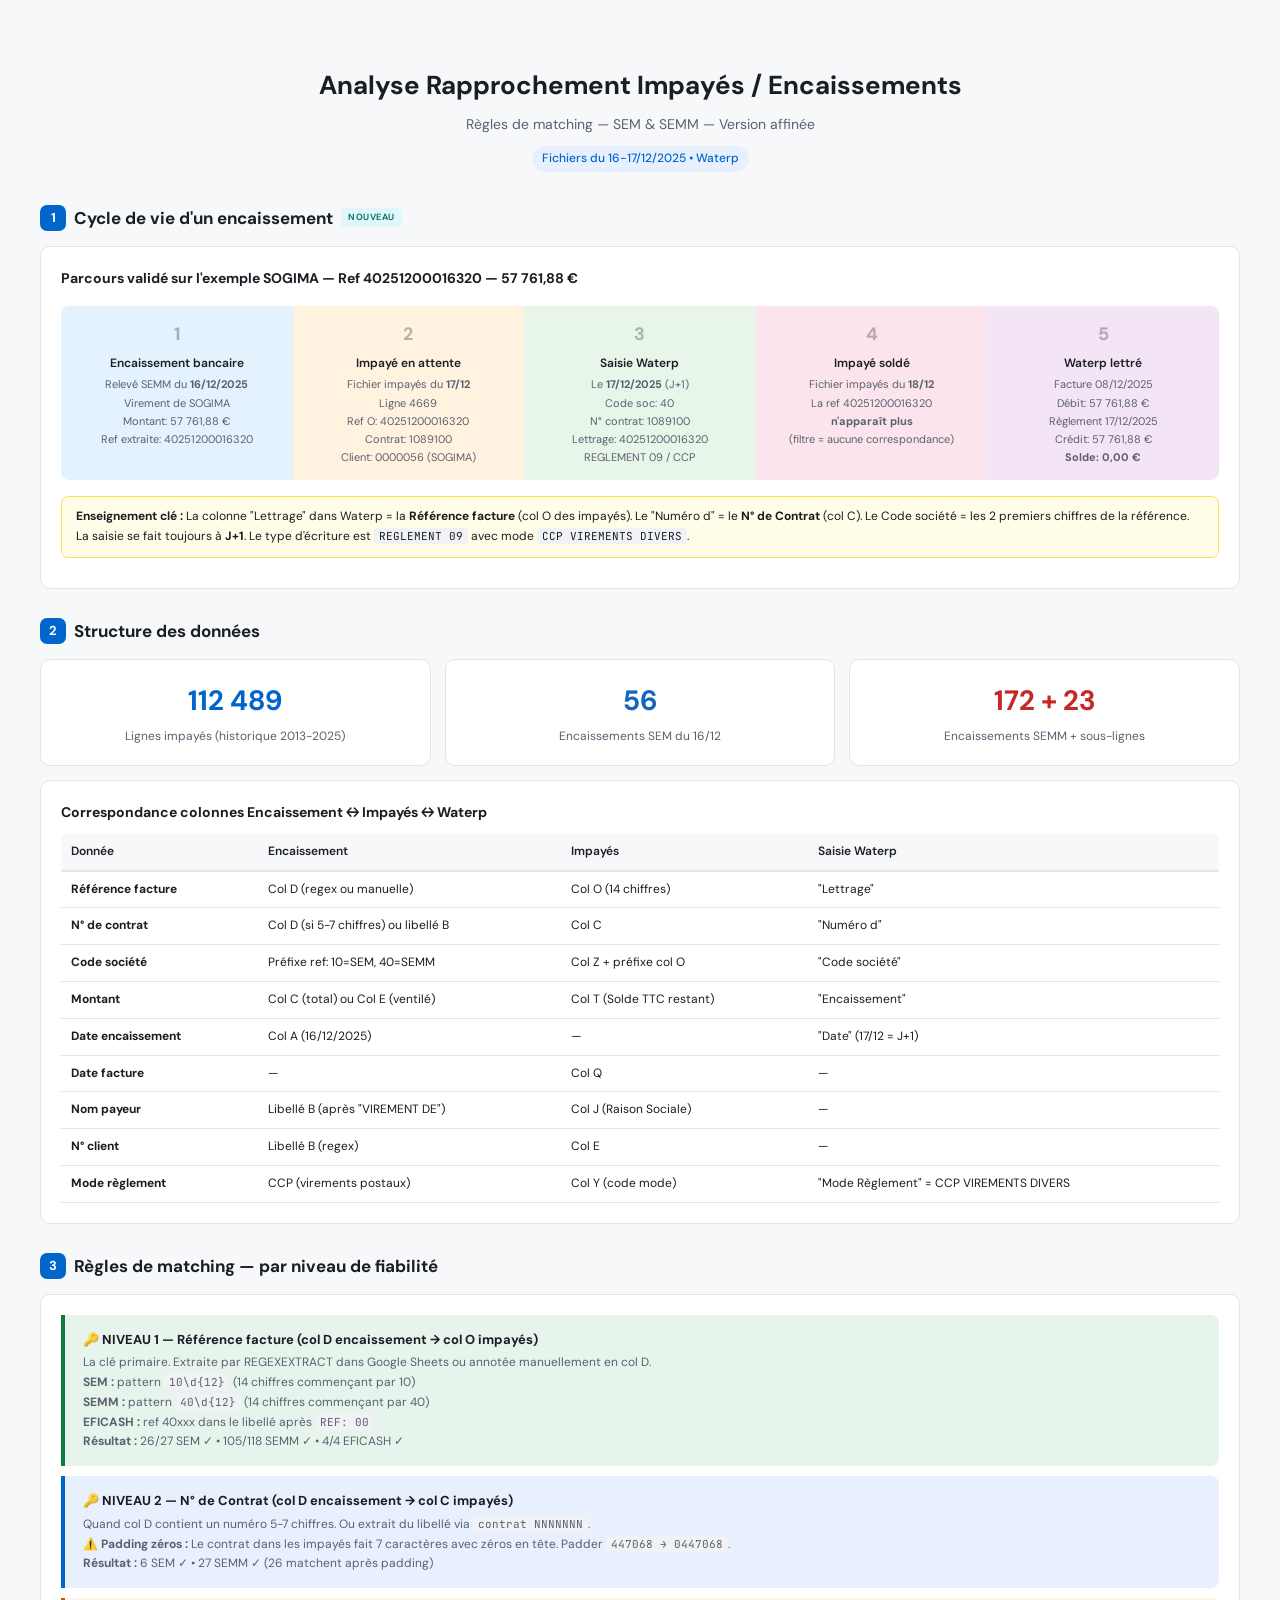
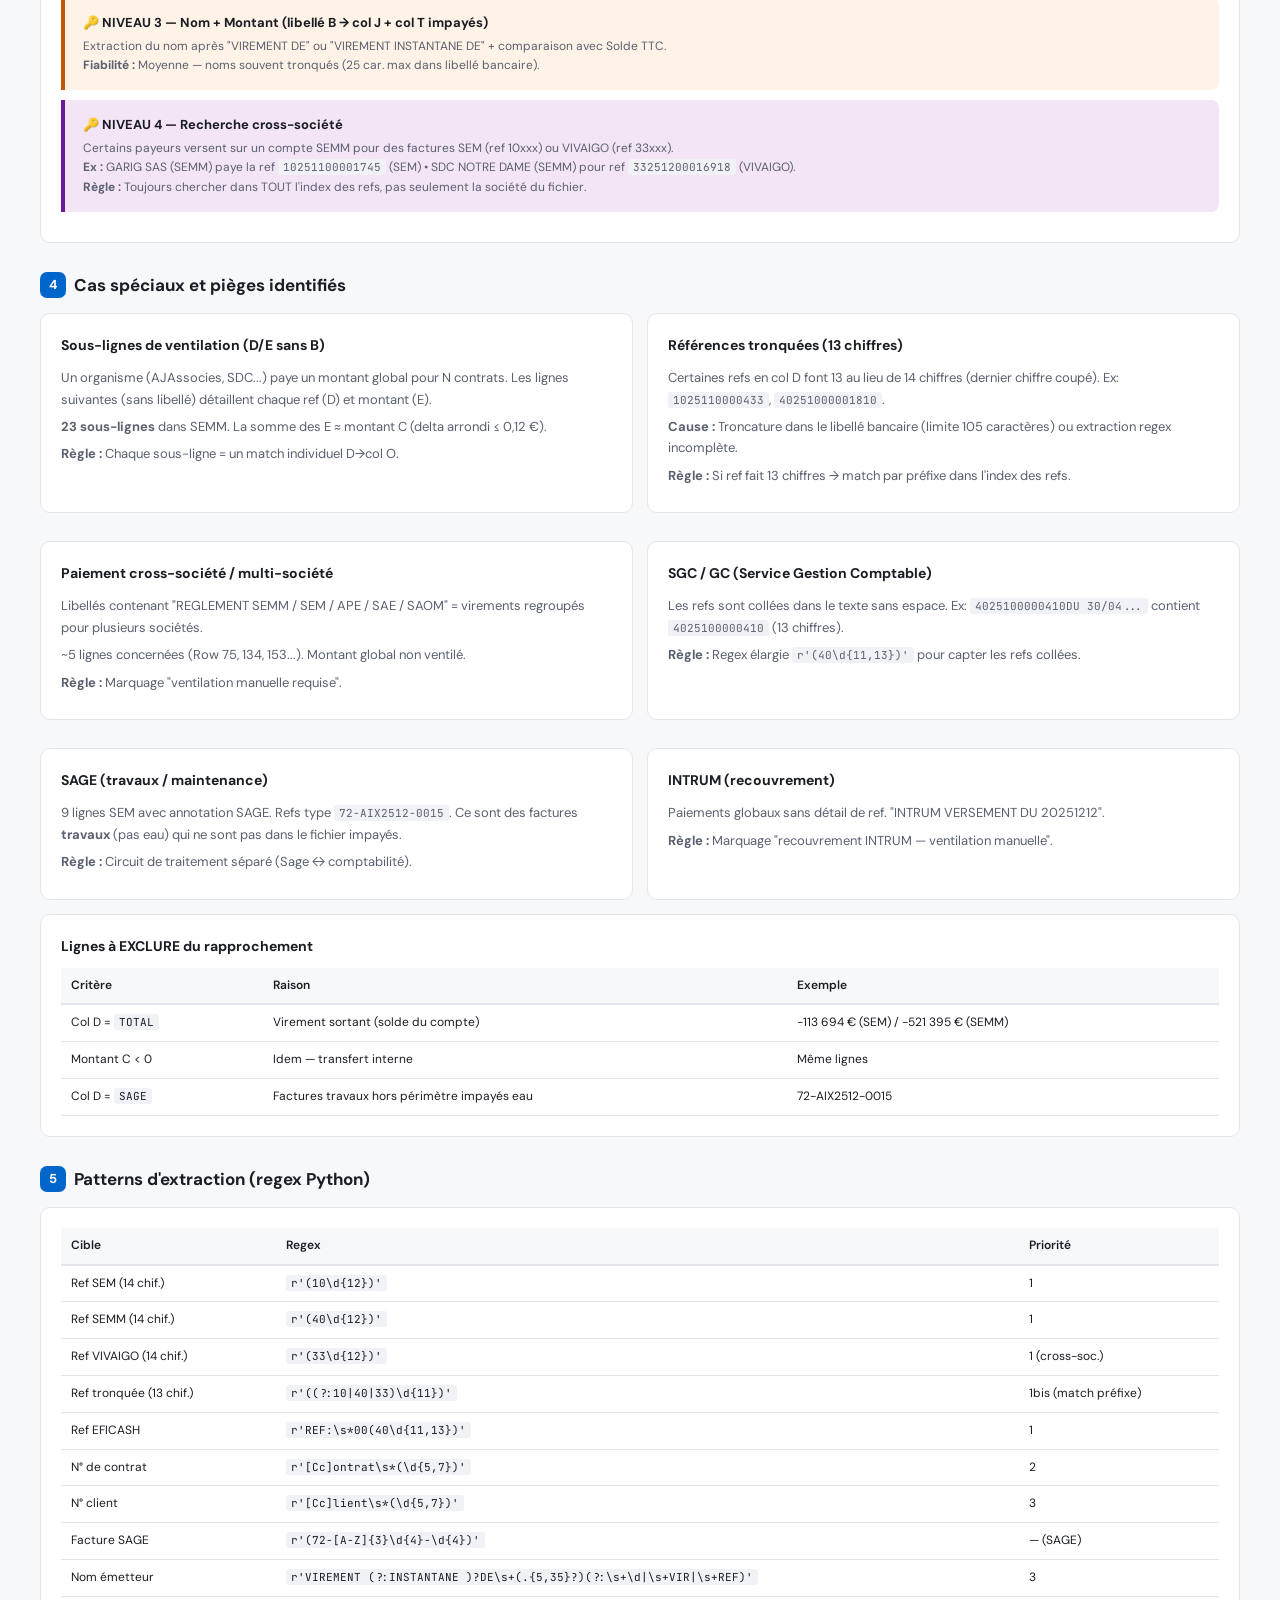
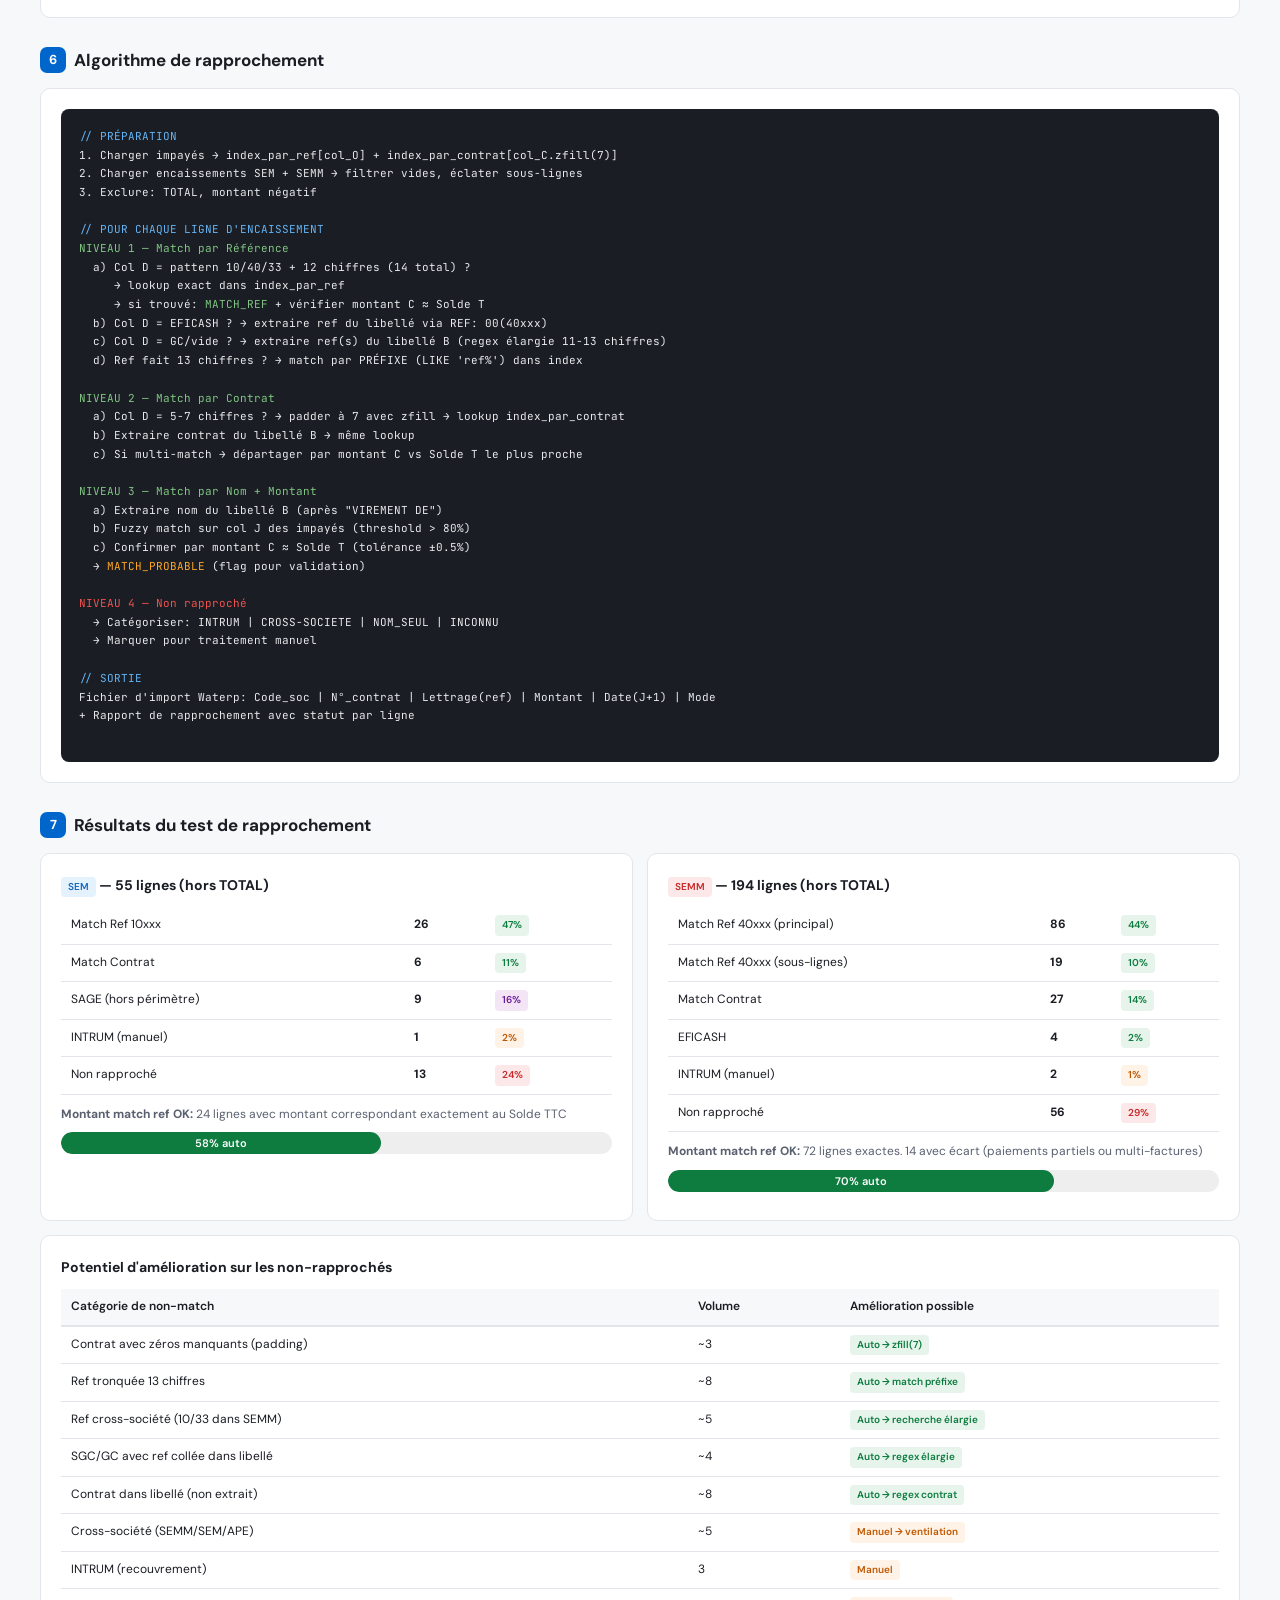
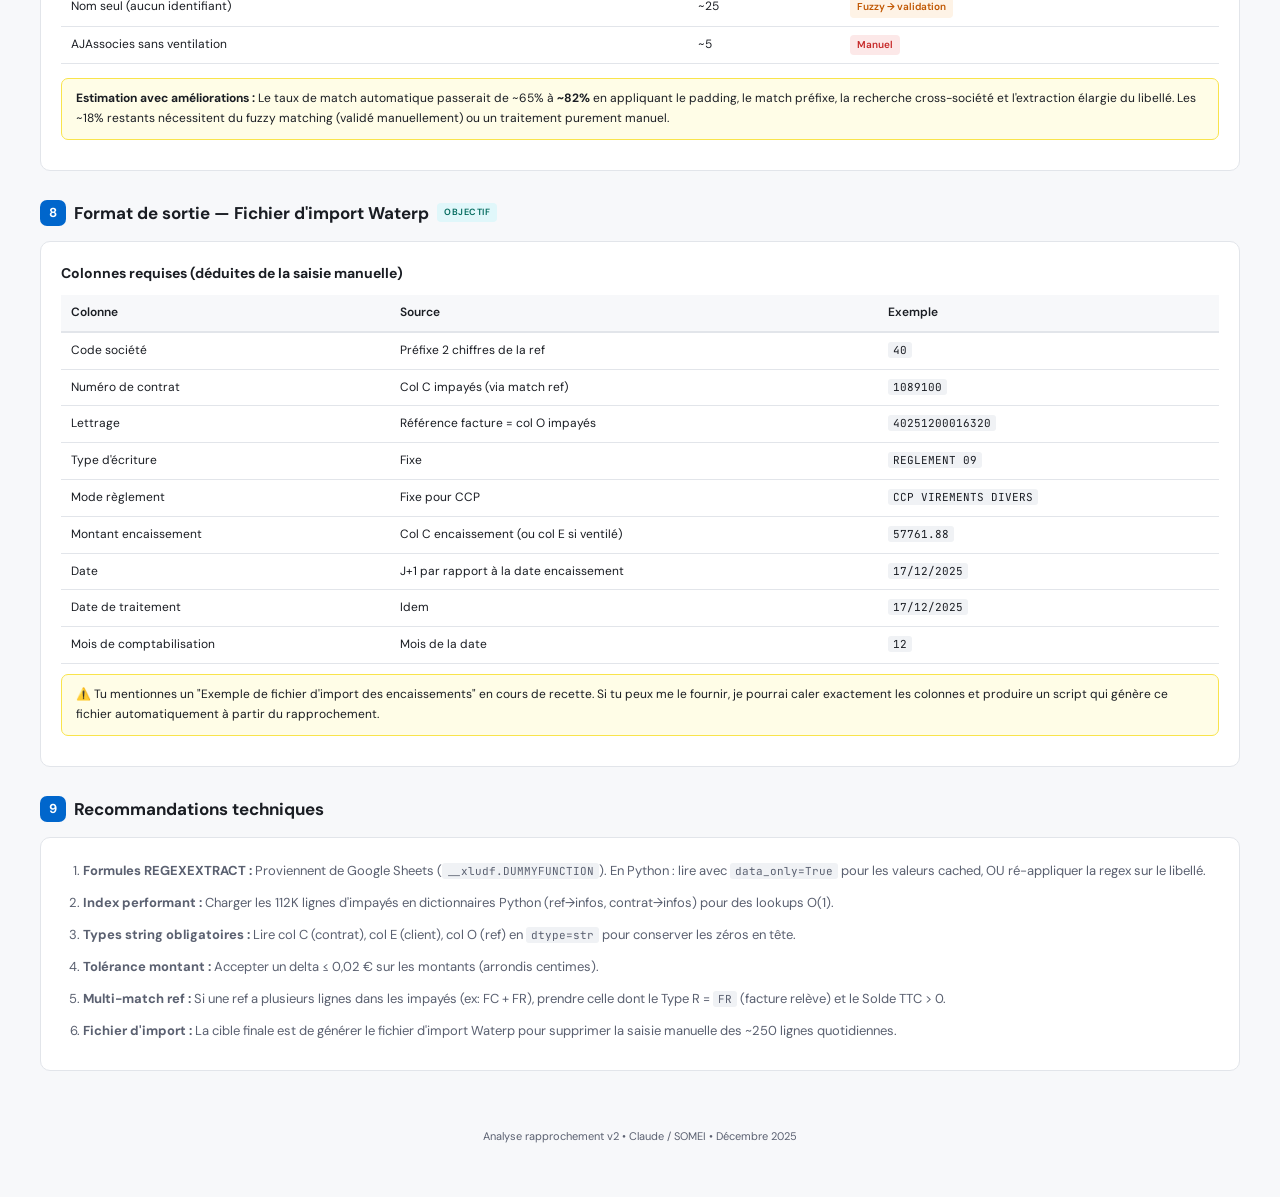
<file: docs/analyse_rapprochement_v2.html>
<!DOCTYPE html>
<html lang="fr">
<head>
<meta charset="UTF-8">
<meta name="viewport" content="width=device-width, initial-scale=1.0">
<title>Analyse Rapprochement Impayés / Encaissements — v2</title>
<link href="https://fonts.googleapis.com/css2?family=DM+Sans:wght@400;500;700&family=JetBrains+Mono:wght@400;500&display=swap" rel="stylesheet">
<style>
:root{--bg:#f7f8fa;--card:#fff;--border:#e2e5ea;--text:#1a1d23;--text2:#5a6070;--accent:#0066cc;--accent-light:#e8f0fe;--green:#0d7c3e;--green-bg:#e6f4ec;--orange:#c05600;--orange-bg:#fef3e6;--red:#c62828;--red-bg:#fce8e8;--purple:#6a1b9a;--purple-bg:#f3e5f5;--sem:#1565c0;--semm:#c62828}
*{margin:0;padding:0;box-sizing:border-box}body{font-family:'DM Sans',sans-serif;background:var(--bg);color:var(--text);line-height:1.65;padding:24px}
.container{max-width:1200px;margin:0 auto}
header{text-align:center;padding:40px 0 32px}header h1{font-size:26px;font-weight:700;margin-bottom:6px}header .subtitle{color:var(--text2);font-size:14px}header .date{display:inline-block;background:var(--accent-light);color:var(--accent);font-size:12px;font-weight:500;padding:3px 10px;border-radius:20px;margin-top:10px}
.section{margin-bottom:28px}.section-title{font-size:17px;font-weight:700;margin-bottom:14px;display:flex;align-items:center;gap:8px}.section-title .num{background:var(--accent);color:#fff;width:26px;height:26px;border-radius:7px;display:flex;align-items:center;justify-content:center;font-size:13px;font-weight:700;flex-shrink:0}
.card{background:var(--card);border:1px solid var(--border);border-radius:10px;padding:20px;margin-bottom:14px}.card h3{font-size:14px;font-weight:700;margin-bottom:10px}.card p,.card li{font-size:13px;color:var(--text2);margin-bottom:6px}
.grid2{display:grid;grid-template-columns:1fr 1fr;gap:14px}.grid3{display:grid;grid-template-columns:1fr 1fr 1fr;gap:14px}@media(max-width:800px){.grid2,.grid3{grid-template-columns:1fr}}
.stat-card{background:var(--card);border:1px solid var(--border);border-radius:10px;padding:18px;text-align:center}.stat-card .value{font-size:28px;font-weight:700;color:var(--accent)}.stat-card .label{font-size:12px;color:var(--text2);margin-top:3px}.stat-card.sem .value{color:var(--sem)}.stat-card.semm .value{color:var(--semm)}.stat-card.ok .value{color:var(--green)}
table{width:100%;border-collapse:collapse;font-size:12px}th{background:var(--bg);font-weight:600;text-align:left;padding:8px 10px;border-bottom:2px solid var(--border)}td{padding:8px 10px;border-bottom:1px solid var(--border);vertical-align:top}tr:hover td{background:#fafbfc}
.tag{display:inline-block;font-size:10px;font-weight:600;padding:2px 7px;border-radius:4px}.tag-sem{background:#e3f2fd;color:var(--sem)}.tag-semm{background:var(--red-bg);color:var(--semm)}.tag-match{background:var(--green-bg);color:var(--green)}.tag-warn{background:var(--orange-bg);color:var(--orange)}.tag-critical{background:var(--red-bg);color:var(--red)}.tag-info{background:var(--purple-bg);color:var(--purple)}.tag-new{background:#e0f7fa;color:#00695c;font-size:9px;text-transform:uppercase;letter-spacing:.5px}
.rule-box{border-left:4px solid var(--accent);padding:14px 18px;background:var(--accent-light);border-radius:0 8px 8px 0;margin-bottom:10px}.rule-box.green{border-color:var(--green);background:var(--green-bg)}.rule-box.orange{border-color:var(--orange);background:var(--orange-bg)}.rule-box.purple{border-color:var(--purple);background:var(--purple-bg)}.rule-box.red{border-color:var(--red);background:var(--red-bg)}.rule-box .rule-title{font-size:13px;font-weight:700;margin-bottom:3px}.rule-box .rule-desc{font-size:12px;color:var(--text2)}
code{font-family:'JetBrains Mono',monospace;font-size:11px;background:#f0f2f5;padding:1px 5px;border-radius:3px}
.highlight{background:#fffde7;padding:10px 14px;border-radius:7px;border:1px solid #f9e44c;font-size:12px;margin:10px 0}
.cycle-box{display:flex;gap:0;margin:16px 0;flex-wrap:wrap}.cycle-step{flex:1;min-width:180px;padding:14px;text-align:center;position:relative;font-size:12px}.cycle-step:nth-child(1){background:#e3f2fd;border-radius:8px 0 0 8px}.cycle-step:nth-child(2){background:#fff3e0}.cycle-step:nth-child(3){background:#e8f5e9}.cycle-step:nth-child(4){background:#fce4ec}.cycle-step:nth-child(5){background:#f3e5f5;border-radius:0 8px 8px 0}.cycle-step .step-num{font-weight:700;font-size:18px;opacity:.3;display:block}.cycle-step .step-title{font-weight:600;font-size:12px;margin:4px 0 2px}.cycle-step .step-detail{font-size:11px;color:var(--text2)}
pre{background:#1a1d23;color:#e8eaed;padding:18px;border-radius:8px;overflow-x:auto;font-family:'JetBrains Mono',monospace;font-size:11px;line-height:1.7}
.progress-bar{background:#eee;border-radius:20px;height:22px;position:relative;overflow:hidden;margin:8px 0}.progress-bar .fill{height:100%;border-radius:20px;display:flex;align-items:center;justify-content:center;color:#fff;font-size:11px;font-weight:600}
</style>
</head>
<body>
<div class="container">

<header>
  <h1>Analyse Rapprochement Impayés / Encaissements</h1>
  <p class="subtitle">Règles de matching — SEM &amp; SEMM — Version affinée</p>
  <span class="date">Fichiers du 16-17/12/2025 • Waterp</span>
</header>

<!-- SECTION 1: CYCLE DE VIE -->
<div class="section">
  <div class="section-title"><span class="num">1</span> Cycle de vie d'un encaissement <span class="tag tag-new">Nouveau</span></div>
  
  <div class="card">
    <h3>Parcours validé sur l'exemple SOGIMA — Ref 40251200016320 — 57 761,88 €</h3>
    <div class="cycle-box">
      <div class="cycle-step">
        <span class="step-num">1</span>
        <div class="step-title">Encaissement bancaire</div>
        <div class="step-detail">Relevé SEMM du <strong>16/12/2025</strong><br>Virement de SOGIMA<br>Montant: 57 761,88 €<br>Ref extraite: 40251200016320</div>
      </div>
      <div class="cycle-step">
        <span class="step-num">2</span>
        <div class="step-title">Impayé en attente</div>
        <div class="step-detail">Fichier impayés du <strong>17/12</strong><br>Ligne 4669<br>Ref O: 40251200016320<br>Contrat: 1089100<br>Client: 0000056 (SOGIMA)</div>
      </div>
      <div class="cycle-step">
        <span class="step-num">3</span>
        <div class="step-title">Saisie Waterp</div>
        <div class="step-detail">Le <strong>17/12/2025</strong> (J+1)<br>Code soc: 40<br>N° contrat: 1089100<br>Lettrage: 40251200016320<br>REGLEMENT 09 / CCP</div>
      </div>
      <div class="cycle-step">
        <span class="step-num">4</span>
        <div class="step-title">Impayé soldé</div>
        <div class="step-detail">Fichier impayés du <strong>18/12</strong><br>La ref 40251200016320<br><strong>n'apparaît plus</strong><br>(filtre = aucune correspondance)</div>
      </div>
      <div class="cycle-step">
        <span class="step-num">5</span>
        <div class="step-title">Waterp lettré</div>
        <div class="step-detail">Facture 08/12/2025<br>Débit: 57 761,88 €<br>Règlement 17/12/2025<br>Crédit: 57 761,88 €<br><strong>Solde: 0,00 €</strong></div>
      </div>
    </div>
    <div class="highlight">
      <strong>Enseignement clé :</strong> La colonne "Lettrage" dans Waterp = la <strong>Référence facture</strong> (col O des impayés). Le "Numéro d" = le <strong>N° de Contrat</strong> (col C). Le Code société = les 2 premiers chiffres de la référence. La saisie se fait toujours à <strong>J+1</strong>. Le type d'écriture est <code>REGLEMENT 09</code> avec mode <code>CCP VIREMENTS DIVERS</code>.
    </div>
  </div>
</div>

<!-- SECTION 2: STRUCTURE -->
<div class="section">
  <div class="section-title"><span class="num">2</span> Structure des données</div>
  <div class="grid3">
    <div class="stat-card"><div class="value">112 489</div><div class="label">Lignes impayés (historique 2013-2025)</div></div>
    <div class="stat-card sem"><div class="value">56</div><div class="label">Encaissements SEM du 16/12</div></div>
    <div class="stat-card semm"><div class="value">172 + 23</div><div class="label">Encaissements SEMM + sous-lignes</div></div>
  </div>

  <div class="card" style="margin-top:14px">
    <h3>Correspondance colonnes Encaissement ↔ Impayés ↔ Waterp</h3>
    <table>
      <tr><th>Donnée</th><th>Encaissement</th><th>Impayés</th><th>Saisie Waterp</th></tr>
      <tr><td><strong>Référence facture</strong></td><td>Col D (regex ou manuelle)</td><td>Col O (14 chiffres)</td><td>"Lettrage"</td></tr>
      <tr><td><strong>N° de contrat</strong></td><td>Col D (si 5-7 chiffres) ou libellé B</td><td>Col C</td><td>"Numéro d"</td></tr>
      <tr><td><strong>Code société</strong></td><td>Préfixe ref: 10=SEM, 40=SEMM</td><td>Col Z + préfixe col O</td><td>"Code société"</td></tr>
      <tr><td><strong>Montant</strong></td><td>Col C (total) ou Col E (ventilé)</td><td>Col T (Solde TTC restant)</td><td>"Encaissement"</td></tr>
      <tr><td><strong>Date encaissement</strong></td><td>Col A (16/12/2025)</td><td>—</td><td>"Date" (17/12 = J+1)</td></tr>
      <tr><td><strong>Date facture</strong></td><td>—</td><td>Col Q</td><td>—</td></tr>
      <tr><td><strong>Nom payeur</strong></td><td>Libellé B (après "VIREMENT DE")</td><td>Col J (Raison Sociale)</td><td>—</td></tr>
      <tr><td><strong>N° client</strong></td><td>Libellé B (regex)</td><td>Col E</td><td>—</td></tr>
      <tr><td><strong>Mode règlement</strong></td><td>CCP (virements postaux)</td><td>Col Y (code mode)</td><td>"Mode Règlement" = CCP VIREMENTS DIVERS</td></tr>
    </table>
  </div>
</div>

<!-- SECTION 3: RÈGLES DE MATCHING -->
<div class="section">
  <div class="section-title"><span class="num">3</span> Règles de matching — par niveau de fiabilité</div>
  
  <div class="card">
    <div class="rule-box green">
      <div class="rule-title">🔑 NIVEAU 1 — Référence facture (col D encaissement → col O impayés)</div>
      <div class="rule-desc">
        La clé primaire. Extraite par REGEXEXTRACT dans Google Sheets ou annotée manuellement en col D.<br>
        <strong>SEM :</strong> pattern <code>10\d{12}</code> (14 chiffres commençant par 10)<br>
        <strong>SEMM :</strong> pattern <code>40\d{12}</code> (14 chiffres commençant par 40)<br>
        <strong>EFICASH :</strong> ref 40xxx dans le libellé après <code>REF: 00</code><br>
        <strong>Résultat :</strong> 26/27 SEM ✓ • 105/118 SEMM ✓ • 4/4 EFICASH ✓
      </div>
    </div>

    <div class="rule-box">
      <div class="rule-title">🔑 NIVEAU 2 — N° de Contrat (col D encaissement → col C impayés)</div>
      <div class="rule-desc">
        Quand col D contient un numéro 5-7 chiffres. Ou extrait du libellé via <code>contrat NNNNNNN</code>.<br>
        <strong>⚠️ Padding zéros :</strong> Le contrat dans les impayés fait 7 caractères avec zéros en tête. Padder <code>447068 → 0447068</code>.<br>
        <strong>Résultat :</strong> 6 SEM ✓ • 27 SEMM ✓ (26 matchent après padding)
      </div>
    </div>

    <div class="rule-box orange">
      <div class="rule-title">🔑 NIVEAU 3 — Nom + Montant (libellé B → col J + col T impayés)</div>
      <div class="rule-desc">
        Extraction du nom après "VIREMENT DE" ou "VIREMENT INSTANTANE DE" + comparaison avec Solde TTC.<br>
        <strong>Fiabilité :</strong> Moyenne — noms souvent tronqués (25 car. max dans libellé bancaire).
      </div>
    </div>

    <div class="rule-box purple">
      <div class="rule-title">🔑 NIVEAU 4 — Recherche cross-société</div>
      <div class="rule-desc">
        Certains payeurs versent sur un compte SEMM pour des factures SEM (ref 10xxx) ou VIVAIGO (ref 33xxx). <br>
        <strong>Ex :</strong> GARIG SAS (SEMM) paye la ref <code>10251100001745</code> (SEM) • SDC NOTRE DAME (SEMM) pour ref <code>33251200016918</code> (VIVAIGO).<br>
        <strong>Règle :</strong> Toujours chercher dans TOUT l'index des refs, pas seulement la société du fichier.
      </div>
    </div>
  </div>
</div>

<!-- SECTION 4: CAS SPÉCIAUX -->
<div class="section">
  <div class="section-title"><span class="num">4</span> Cas spéciaux et pièges identifiés</div>
  
  <div class="grid2">
    <div class="card">
      <h3>Sous-lignes de ventilation (D/E sans B)</h3>
      <p>Un organisme (AJAssocies, SDC...) paye un montant global pour N contrats. Les lignes suivantes (sans libellé) détaillent chaque ref (D) et montant (E).</p>
      <p><strong>23 sous-lignes</strong> dans SEMM. La somme des E ≈ montant C (delta arrondi ≤ 0,12 €).</p>
      <p><strong>Règle :</strong> Chaque sous-ligne = un match individuel D→col O.</p>
    </div>
    <div class="card">
      <h3>Références tronquées (13 chiffres)</h3>
      <p>Certaines refs en col D font 13 au lieu de 14 chiffres (dernier chiffre coupé). Ex: <code>1025110000433</code>, <code>40251000001810</code>.</p>
      <p><strong>Cause :</strong> Troncature dans le libellé bancaire (limite 105 caractères) ou extraction regex incomplète.</p>
      <p><strong>Règle :</strong> Si ref fait 13 chiffres → match par préfixe dans l'index des refs.</p>
    </div>
    <div class="card">
      <h3>Paiement cross-société / multi-société</h3>
      <p>Libellés contenant "REGLEMENT SEMM / SEM / APE / SAE / SAOM" = virements regroupés pour plusieurs sociétés.</p>
      <p>~5 lignes concernées (Row 75, 134, 153...). Montant global non ventilé.</p>
      <p><strong>Règle :</strong> Marquage "ventilation manuelle requise".</p>
    </div>
    <div class="card">
      <h3>SGC / GC (Service Gestion Comptable)</h3>
      <p>Les refs sont collées dans le texte sans espace. Ex: <code>4025100000410DU 30/04...</code> contient <code>4025100000410</code> (13 chiffres).</p>
      <p><strong>Règle :</strong> Regex élargie <code>r'(40\d{11,13})'</code> pour capter les refs collées.</p>
    </div>
    <div class="card">
      <h3>SAGE (travaux / maintenance)</h3>
      <p>9 lignes SEM avec annotation SAGE. Refs type <code>72-AIX2512-0015</code>. Ce sont des factures <strong>travaux</strong> (pas eau) qui ne sont pas dans le fichier impayés.</p>
      <p><strong>Règle :</strong> Circuit de traitement séparé (Sage ↔ comptabilité).</p>
    </div>
    <div class="card">
      <h3>INTRUM (recouvrement)</h3>
      <p>Paiements globaux sans détail de ref. "INTRUM VERSEMENT DU 20251212".</p>
      <p><strong>Règle :</strong> Marquage "recouvrement INTRUM — ventilation manuelle".</p>
    </div>
  </div>

  <div class="card">
    <h3>Lignes à EXCLURE du rapprochement</h3>
    <table>
      <tr><th>Critère</th><th>Raison</th><th>Exemple</th></tr>
      <tr><td>Col D = <code>TOTAL</code></td><td>Virement sortant (solde du compte)</td><td>-113 694 € (SEM) / -521 395 € (SEMM)</td></tr>
      <tr><td>Montant C &lt; 0</td><td>Idem — transfert interne</td><td>Même lignes</td></tr>
      <tr><td>Col D = <code>SAGE</code></td><td>Factures travaux hors périmètre impayés eau</td><td>72-AIX2512-0015</td></tr>
    </table>
  </div>
</div>

<!-- SECTION 5: PATTERNS REGEX -->
<div class="section">
  <div class="section-title"><span class="num">5</span> Patterns d'extraction (regex Python)</div>
  <div class="card">
    <table>
      <tr><th>Cible</th><th>Regex</th><th>Priorité</th></tr>
      <tr><td>Ref SEM (14 chif.)</td><td><code>r'(10\d{12})'</code></td><td>1</td></tr>
      <tr><td>Ref SEMM (14 chif.)</td><td><code>r'(40\d{12})'</code></td><td>1</td></tr>
      <tr><td>Ref VIVAIGO (14 chif.)</td><td><code>r'(33\d{12})'</code></td><td>1 (cross-soc.)</td></tr>
      <tr><td>Ref tronquée (13 chif.)</td><td><code>r'((?:10|40|33)\d{11})'</code></td><td>1bis (match préfixe)</td></tr>
      <tr><td>Ref EFICASH</td><td><code>r'REF:\s*00(40\d{11,13})'</code></td><td>1</td></tr>
      <tr><td>N° de contrat</td><td><code>r'[Cc]ontrat\s*(\d{5,7})'</code></td><td>2</td></tr>
      <tr><td>N° client</td><td><code>r'[Cc]lient\s*(\d{5,7})'</code></td><td>3</td></tr>
      <tr><td>Facture SAGE</td><td><code>r'(72-[A-Z]{3}\d{4}-\d{4})'</code></td><td>— (SAGE)</td></tr>
      <tr><td>Nom émetteur</td><td><code>r'VIREMENT (?:INSTANTANE )?DE\s+(.{5,35}?)(?:\s+\d|\s+VIR|\s+REF)'</code></td><td>3</td></tr>
    </table>
  </div>
</div>

<!-- SECTION 6: ALGORITHME -->
<div class="section">
  <div class="section-title"><span class="num">6</span> Algorithme de rapprochement</div>
  <div class="card">
    <pre>
<span style="color:#64b5f6">// PRÉPARATION</span>
1. Charger impayés → index_par_ref[col_O] + index_par_contrat[col_C.zfill(7)]
2. Charger encaissements SEM + SEMM → filtrer vides, éclater sous-lignes
3. Exclure: TOTAL, montant négatif

<span style="color:#64b5f6">// POUR CHAQUE LIGNE D'ENCAISSEMENT</span>
<span style="color:#81c784">NIVEAU 1 — Match par Référence</span>
  a) Col D = pattern 10/40/33 + 12 chiffres (14 total) ?
     → lookup exact dans index_par_ref
     → si trouvé: <span style="color:#81c784">MATCH_REF</span> + vérifier montant C ≈ Solde T
  b) Col D = EFICASH ? → extraire ref du libellé via REF: 00(40xxx)
  c) Col D = GC/vide ? → extraire ref(s) du libellé B (regex élargie 11-13 chiffres)
  d) Ref fait 13 chiffres ? → match par PRÉFIXE (LIKE 'ref%') dans index

<span style="color:#81c784">NIVEAU 2 — Match par Contrat</span>
  a) Col D = 5-7 chiffres ? → padder à 7 avec zfill → lookup index_par_contrat
  b) Extraire contrat du libellé B → même lookup
  c) Si multi-match → départager par montant C vs Solde T le plus proche

<span style="color:#81c784">NIVEAU 3 — Match par Nom + Montant</span>
  a) Extraire nom du libellé B (après "VIREMENT DE")
  b) Fuzzy match sur col J des impayés (threshold > 80%)
  c) Confirmer par montant C ≈ Solde T (tolérance ±0.5%)
  → <span style="color:#ffa726">MATCH_PROBABLE</span> (flag pour validation)

<span style="color:#ef5350">NIVEAU 4 — Non rapproché</span>
  → Catégoriser: INTRUM | CROSS-SOCIETE | NOM_SEUL | INCONNU
  → Marquer pour traitement manuel

<span style="color:#64b5f6">// SORTIE</span>
Fichier d'import Waterp: Code_soc | N°_contrat | Lettrage(ref) | Montant | Date(J+1) | Mode
+ Rapport de rapprochement avec statut par ligne
    </pre>
  </div>
</div>

<!-- SECTION 7: RÉSULTATS -->
<div class="section">
  <div class="section-title"><span class="num">7</span> Résultats du test de rapprochement</div>
  
  <div class="grid2">
    <div class="card">
      <h3><span class="tag tag-sem">SEM</span> — 55 lignes (hors TOTAL)</h3>
      <table>
        <tr><td>Match Ref 10xxx</td><td><strong>26</strong></td><td><span class="tag tag-match">47%</span></td></tr>
        <tr><td>Match Contrat</td><td><strong>6</strong></td><td><span class="tag tag-match">11%</span></td></tr>
        <tr><td>SAGE (hors périmètre)</td><td><strong>9</strong></td><td><span class="tag tag-info">16%</span></td></tr>
        <tr><td>INTRUM (manuel)</td><td><strong>1</strong></td><td><span class="tag tag-warn">2%</span></td></tr>
        <tr><td>Non rapproché</td><td><strong>13</strong></td><td><span class="tag tag-critical">24%</span></td></tr>
      </table>
      <p style="margin-top:10px;font-size:12px"><strong>Montant match ref OK:</strong> 24 lignes avec montant correspondant exactement au Solde TTC</p>
      <div class="progress-bar"><div class="fill" style="width:58%;background:var(--green)">58% auto</div></div>
    </div>
    <div class="card">
      <h3><span class="tag tag-semm">SEMM</span> — 194 lignes (hors TOTAL)</h3>
      <table>
        <tr><td>Match Ref 40xxx (principal)</td><td><strong>86</strong></td><td><span class="tag tag-match">44%</span></td></tr>
        <tr><td>Match Ref 40xxx (sous-lignes)</td><td><strong>19</strong></td><td><span class="tag tag-match">10%</span></td></tr>
        <tr><td>Match Contrat</td><td><strong>27</strong></td><td><span class="tag tag-match">14%</span></td></tr>
        <tr><td>EFICASH</td><td><strong>4</strong></td><td><span class="tag tag-match">2%</span></td></tr>
        <tr><td>INTRUM (manuel)</td><td><strong>2</strong></td><td><span class="tag tag-warn">1%</span></td></tr>
        <tr><td>Non rapproché</td><td><strong>56</strong></td><td><span class="tag tag-critical">29%</span></td></tr>
      </table>
      <p style="margin-top:10px;font-size:12px"><strong>Montant match ref OK:</strong> 72 lignes exactes. 14 avec écart (paiements partiels ou multi-factures)</p>
      <div class="progress-bar"><div class="fill" style="width:70%;background:var(--green)">70% auto</div></div>
    </div>
  </div>

  <div class="card">
    <h3>Potentiel d'amélioration sur les non-rapprochés</h3>
    <table>
      <tr><th>Catégorie de non-match</th><th>Volume</th><th>Amélioration possible</th></tr>
      <tr><td>Contrat avec zéros manquants (padding)</td><td>~3</td><td><span class="tag tag-match">Auto → zfill(7)</span></td></tr>
      <tr><td>Ref tronquée 13 chiffres</td><td>~8</td><td><span class="tag tag-match">Auto → match préfixe</span></td></tr>
      <tr><td>Ref cross-société (10/33 dans SEMM)</td><td>~5</td><td><span class="tag tag-match">Auto → recherche élargie</span></td></tr>
      <tr><td>SGC/GC avec ref collée dans libellé</td><td>~4</td><td><span class="tag tag-match">Auto → regex élargie</span></td></tr>
      <tr><td>Contrat dans libellé (non extrait)</td><td>~8</td><td><span class="tag tag-match">Auto → regex contrat</span></td></tr>
      <tr><td>Cross-société (SEMM/SEM/APE)</td><td>~5</td><td><span class="tag tag-warn">Manuel → ventilation</span></td></tr>
      <tr><td>INTRUM (recouvrement)</td><td>3</td><td><span class="tag tag-warn">Manuel</span></td></tr>
      <tr><td>Nom seul (aucun identifiant)</td><td>~25</td><td><span class="tag tag-warn">Fuzzy → validation</span></td></tr>
      <tr><td>AJAssocies sans ventilation</td><td>~5</td><td><span class="tag tag-critical">Manuel</span></td></tr>
    </table>
    
    <div class="highlight" style="margin-top:14px">
      <strong>Estimation avec améliorations :</strong> Le taux de match automatique passerait de ~65% à <strong>~82%</strong> en appliquant le padding, le match préfixe, la recherche cross-société et l'extraction élargie du libellé. Les ~18% restants nécessitent du fuzzy matching (validé manuellement) ou un traitement purement manuel.
    </div>
  </div>
</div>

<!-- SECTION 8: FICHIER D'IMPORT -->
<div class="section">
  <div class="section-title"><span class="num">8</span> Format de sortie — Fichier d'import Waterp <span class="tag tag-new">Objectif</span></div>
  <div class="card">
    <h3>Colonnes requises (déduites de la saisie manuelle)</h3>
    <table>
      <tr><th>Colonne</th><th>Source</th><th>Exemple</th></tr>
      <tr><td>Code société</td><td>Préfixe 2 chiffres de la ref</td><td><code>40</code></td></tr>
      <tr><td>Numéro de contrat</td><td>Col C impayés (via match ref)</td><td><code>1089100</code></td></tr>
      <tr><td>Lettrage</td><td>Référence facture = col O impayés</td><td><code>40251200016320</code></td></tr>
      <tr><td>Type d'écriture</td><td>Fixe</td><td><code>REGLEMENT 09</code></td></tr>
      <tr><td>Mode règlement</td><td>Fixe pour CCP</td><td><code>CCP VIREMENTS DIVERS</code></td></tr>
      <tr><td>Montant encaissement</td><td>Col C encaissement (ou col E si ventilé)</td><td><code>57761.88</code></td></tr>
      <tr><td>Date</td><td>J+1 par rapport à la date encaissement</td><td><code>17/12/2025</code></td></tr>
      <tr><td>Date de traitement</td><td>Idem</td><td><code>17/12/2025</code></td></tr>
      <tr><td>Mois de comptabilisation</td><td>Mois de la date</td><td><code>12</code></td></tr>
    </table>
    <div class="highlight">
      ⚠️ Tu mentionnes un "Exemple de fichier d'import des encaissements" en cours de recette. Si tu peux me le fournir, je pourrai caler exactement les colonnes et produire un script qui génère ce fichier automatiquement à partir du rapprochement.
    </div>
  </div>
</div>

<!-- SECTION 9: RECOMMANDATIONS -->
<div class="section">
  <div class="section-title"><span class="num">9</span> Recommandations techniques</div>
  <div class="card">
    <ol style="font-size:13px;color:var(--text2);padding-left:22px;line-height:2">
      <li><strong>Formules REGEXEXTRACT :</strong> Proviennent de Google Sheets (<code>__xludf.DUMMYFUNCTION</code>). En Python : lire avec <code>data_only=True</code> pour les valeurs cached, OU ré-appliquer la regex sur le libellé.</li>
      <li><strong>Index performant :</strong> Charger les 112K lignes d'impayés en dictionnaires Python (ref→infos, contrat→infos) pour des lookups O(1).</li>
      <li><strong>Types string obligatoires :</strong> Lire col C (contrat), col E (client), col O (ref) en <code>dtype=str</code> pour conserver les zéros en tête.</li>
      <li><strong>Tolérance montant :</strong> Accepter un delta ≤ 0,02 € sur les montants (arrondis centimes).</li>
      <li><strong>Multi-match ref :</strong> Si une ref a plusieurs lignes dans les impayés (ex: FC + FR), prendre celle dont le Type R = <code>FR</code> (facture relève) et le Solde TTC > 0.</li>
      <li><strong>Fichier d'import :</strong> La cible finale est de générer le fichier d'import Waterp pour supprimer la saisie manuelle des ~250 lignes quotidiennes.</li>
    </ol>
  </div>
</div>

<footer style="text-align:center;padding:28px 0;color:var(--text2);font-size:11px">
  Analyse rapprochement v2 • Claude / SOMEI • Décembre 2025
</footer>

</div>
</body>
</html>
</file>
